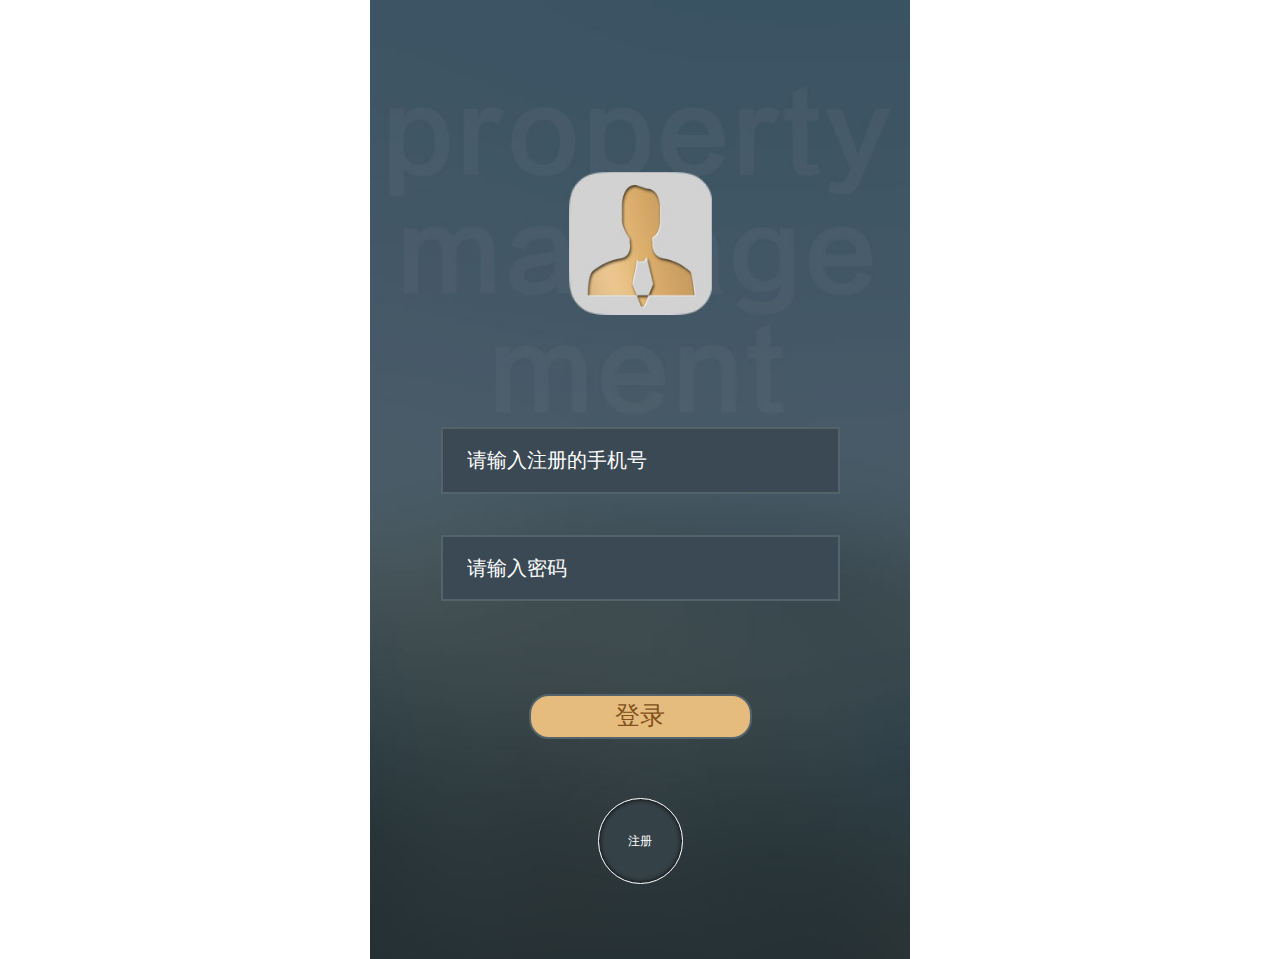
<file: index.html>
<!DOCTYPE html>
<html>
	<head>
		<meta charset="utf-8" />
		<title>登录页面</title>
		<link rel="stylesheet" type="text/css" href="css/reset.css"/>
		<link rel="stylesheet" type="text/css" href="css/index.css"/>
		<script src="js/flexible.js"></script>
	</head>
	<body>
		<div class="container">
			<div class="login-content">
				<input type="number" name="phoneNum" id="phoneNum" placeholder="请输入注册的手机号" />
				<input type="password" name="password" id="password" placeholder="请输入密码" />
				<input type="submit" id="submitbtn" name="submit" value="登录"/>
				<a href="register.html" >注册</a>
			</div>
		</div>
		
		<script>
			
		</script>
	</body>
</html>
</file>
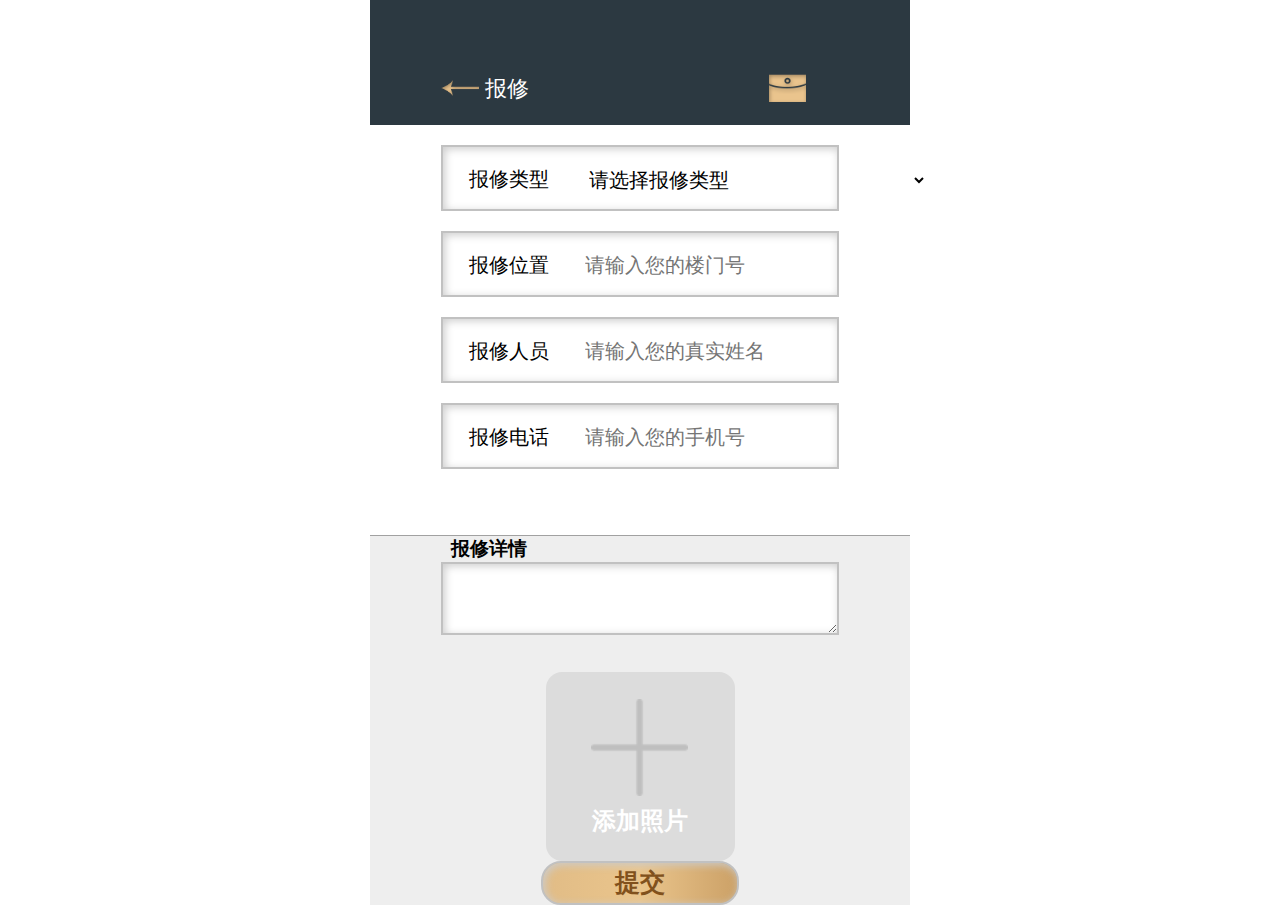
<file: baoxiu.html>
<!DOCTYPE html>
<html>
	<head>
		<meta charset="utf-8" />
		<title>报修</title>
		<link rel="stylesheet" type="text/css" href="css/reset.css"/>
		<link rel="stylesheet" type="text/css" href="css/baoxiu.css"/>
		<script src="js/flexible.js"></script>
	</head>
	<body>
		<header>
			<div class="title">
			    <a href="main.html"><img src="img/back.png"/></a>
			    <span>报修</span>
			    <img id="message" src="img/message.png"/>				
			</div>
			
		</header>
		<section class="info">
			<div class="selectb">
				<span>
				报修类型
			    </span>
				<select name="请选择报修类型">
				<option value="请输入小区地址">请选择报修类型</option>
				<option value="请输入小区地址">请选择报修类型</option>
				<option value="请输入小区地址">请选择报修类型</option>
			</select>
			</div>
			<div class="inputb">
			    <span>
				报修位置
			    </span>
			<input type="text" name="phnenum" placeholder="请输入您的楼门号"/>				
			</div>
			<div class="inputb">
				<span>
				报修人员
			    </span>
			<input type="text" name="Code" placeholder="请输入您的真实姓名"/>				
			</div>
			<div class="inputb">
				<span>
				报修电话
			    </span>
			<input type="text" name="username" placeholder="请输入您的手机号"/>				
			</div>
			
		</section>
		
	    <section class="detail">
	         <span>
	         	报修详情
	         </span>
	       <textarea name="" rows="3" class="detailt">
	       	
	       </textarea>
	       
            <div class="div1">
                 <input type="file" class="div1">
                 <div class="div2">添加照片</div>
            </div>	    	
            <input type="button" name="register" id="register-btn" value="提交" />
		</section>

	</body>
</html>
</file>
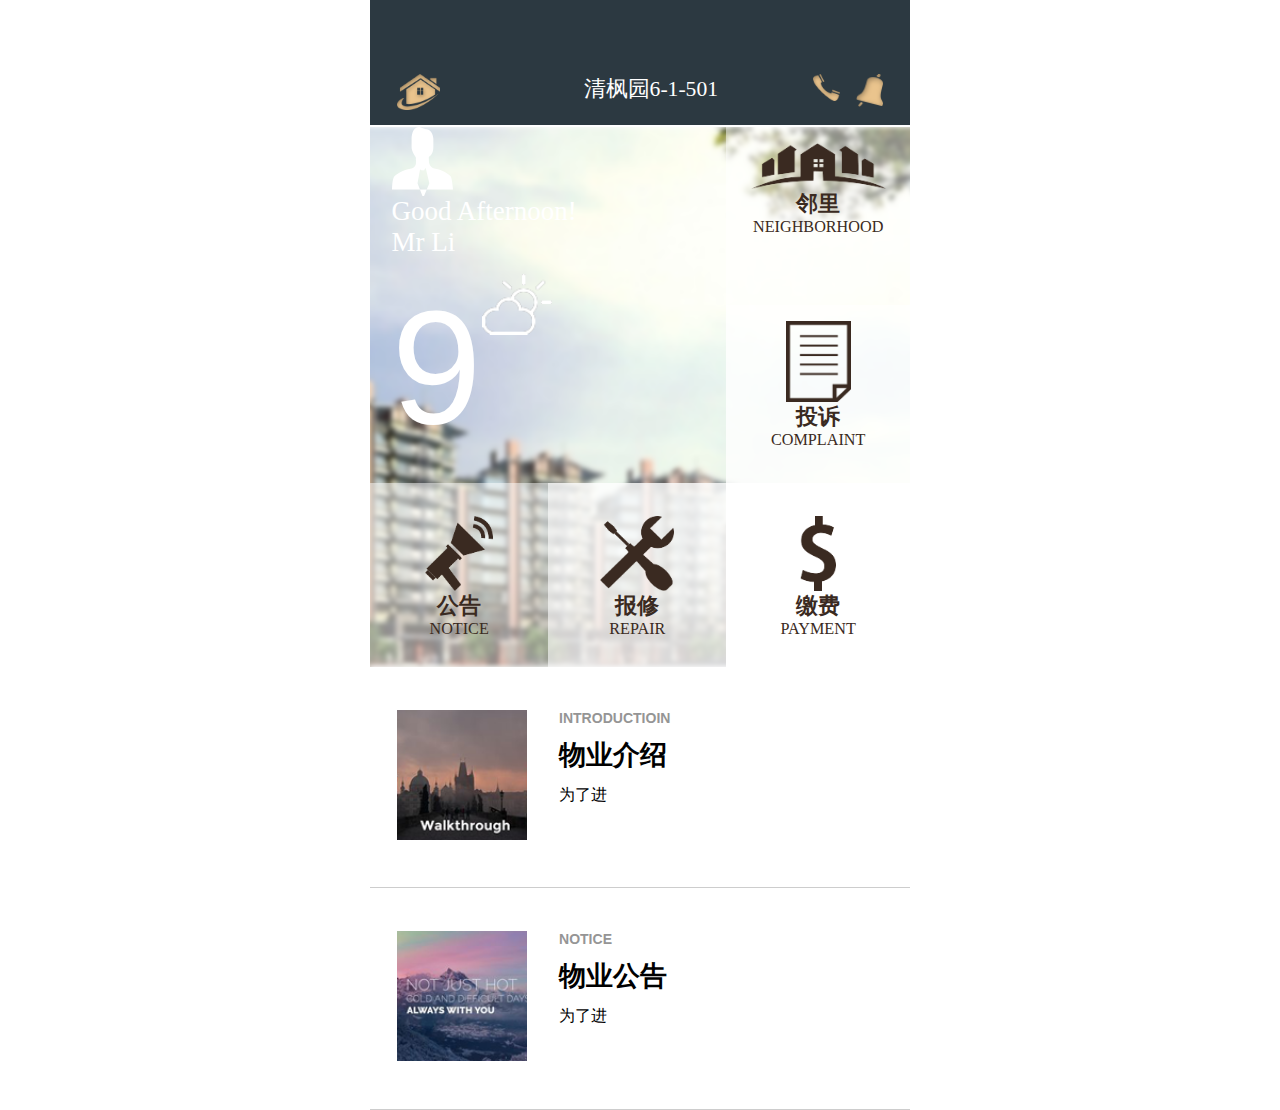
<file: main.html>
<!DOCTYPE html>
<html>
	<head>
		<meta charset="utf-8" />
		<title>首页</title>
		<link rel="stylesheet" type="text/css" href="css/reset.css"/>
		<link rel="stylesheet" type="text/css" href="css/main.css"/>
		
		<script src="js/jquery-1.11.0.min.js"></script>
		<script src="js/flexible.js"></script>
		<script src="js/main.js"></script>

	</head>
	<body>
		<header>
			<div class="title">
			    <img src="img/home_log.png"/>
			    <span>清枫园6-1-501</span>
			    <img id="bell" src="img/bell.png"/>				
			    <img id="phon_log" src="img/pho_log.png"/>	
			</div>
			
		</header>
		<section class="manner">
		    <div class="top">
		    	<div class="left">
		    		<a href="mine.html"><img src="img/user.png"/></a>
		    	    <p id="time">Good Afternoon</p>
		    	    <p id="name">Mr</p>
		    	    
		    	    <div>
		    	    <span id="tem">9</span>
		    	    <img id="wea_icon" src="img/cloud_icon.png"/>
		    	    </div>
		    	</div>
		    	<div id="ll">
		    		<img style="width:2.5rem" src="img/ll_icon.png"/>
		    		<span>邻里</span>
		    		<p>NEIGHBORHOOD</p>
		    		
		    	</div>
		    	
		    	<div id="ts">
		    		<img style="width:1.2rem" src="img/ts_icon.png"/>		    		
		    		<span>投诉</span>
		    		<p>COMPLAINT</p>	    		
		    	</div>
		    </div>
		    <div class="bottom">
		    	<div id="jf">
		    		<img  src="img/jf_icon.png"/>		    		
		    		<span>缴费</span>
		    		<p>PAYMENT</p>	    		
		    	</div>
		    	<div id="bx">
		    		<img  src="img/bx_icon.png"/>		    		
		    		<span>报修</span>
		    		<p>REPAIR</p>	    		
		    	</div>
		    	<div id="gg">
		    		<img src="img/gg_icon.png"/>		    		
		    		<span>公告</span>
		    		<p>NOTICE</p>		    		
		    	</div>
		    </div>
		</section>
		<section class="info">
			<ul>
				<li>
			    <div class="item">				
			    <img src="img/intro_pic.png"/>
			    <div style="margin-left:3rem;" class="info_r">
			    	<h3>INTRODUCTIOIN</h3>
			        <p>物业介绍</p>
			        <div class="detail">
				              为了进
			        </div>
			    </div>
			    
			    </div>
				</li>
				<li>
                <div class="item">				
			    <img src="img/notice_pic.png"/>
			    <div style="margin-left:3rem;" class="info_r">
			    	<h3>NOTICE</h3>
			        <p>物业公告</p>
			        <div class="detail">
				              为了进
			        </div>
			    </div>
			    
			    </div>					
				</li>
			</ul>
			
		</section>
	</body>
</html>
</file>
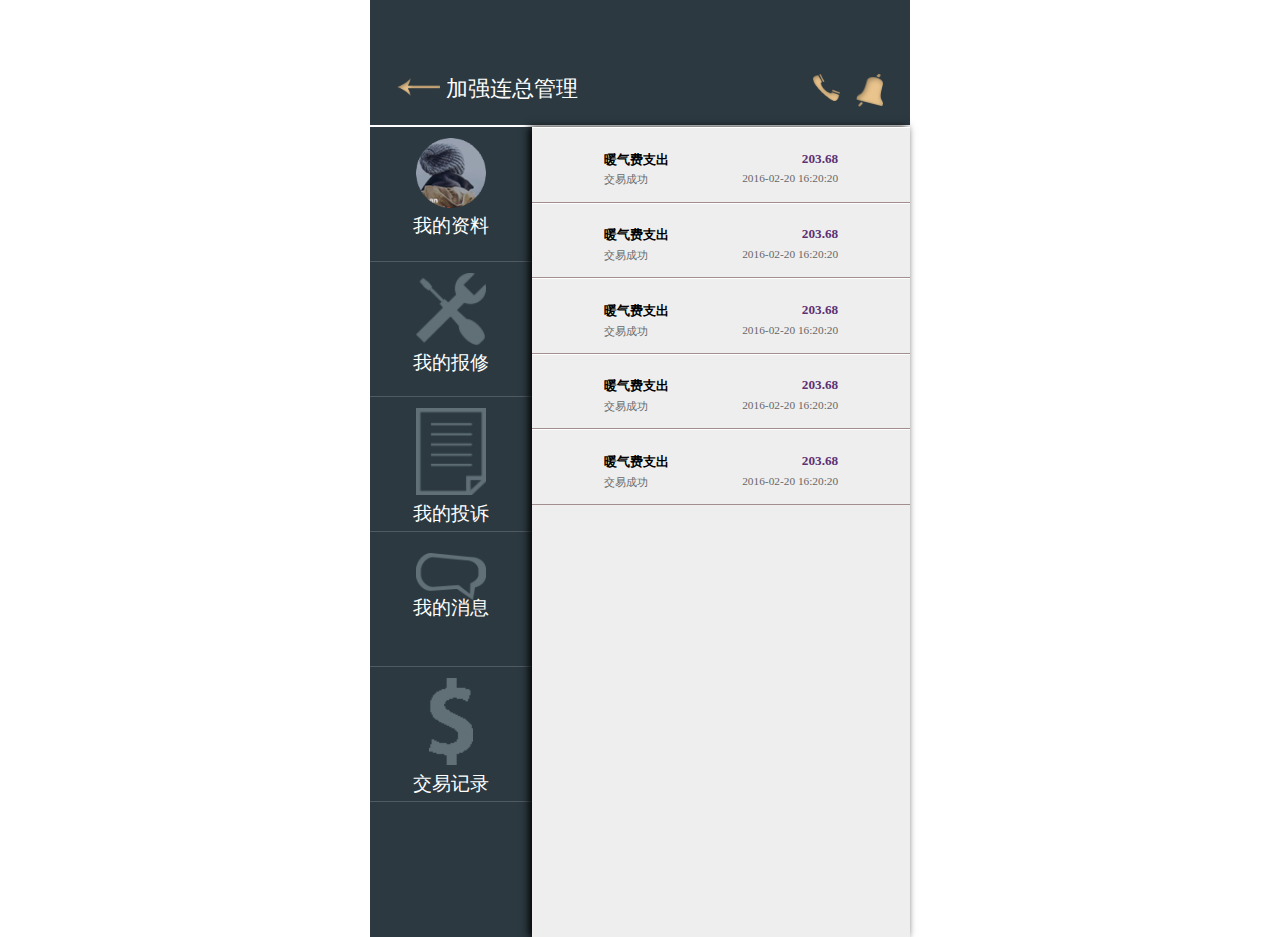
<file: mine.html>
<!DOCTYPE html>
<html>
	<head>
		<meta charset="utf-8" />
		<title>我的</title>
		<link rel="stylesheet" type="text/css" href="css/reset.css"/>
		<link rel="stylesheet" type="text/css" href="css/mine.css"/>
		
		<script src="js/jquery-1.11.0.min.js"></script>
		<script src="js/flexible.js"></script>
		<script src="js/mine.js"></script>

	</head>
	<body>
		<header>
			<div class="title">
			    <a href="main.html">
			    	<img src="img/back.png"/>
			    </a>
			    <span>加强连总管理</span>
			    <img id="bell" src="img/bell.png"/>				
			    <img id="phon_log" src="img/pho_log.png"/>	

			</div>
			
		</header>
		<section class="main">
			<ul class="left">
				<li>
					<div>
					<img src="img/per.png"/>
					<span>我的资料</span>
				    </div>
				</li>
				<li>
					<div>
					<img src="img/baoxiu.png"/>
					<span>我的报修</span>
				    </div>
				</li>
				<li>
					<div>
					<img src="img/ts.png"/>
					<span>我的投诉</span>
				    </div>
				</li>
				<li>
					<div>
					<img style="position:relative;top:0.4rem;margin-bottom: 0.3rem;"src="img/message_b.png"/>
					<span>我的消息</span>
				    </div>
				</li>
				<li>
					<div>
					<img style="width:0.8rem" src="img/trade.png"/>
					<span>交易记录</span>
				    </div>
				</li>
			</ul>
	    <iframe src="trade.html" class="right">
	    	
	    </iframe>
			
		</section>
	</body>
</html>
</file>
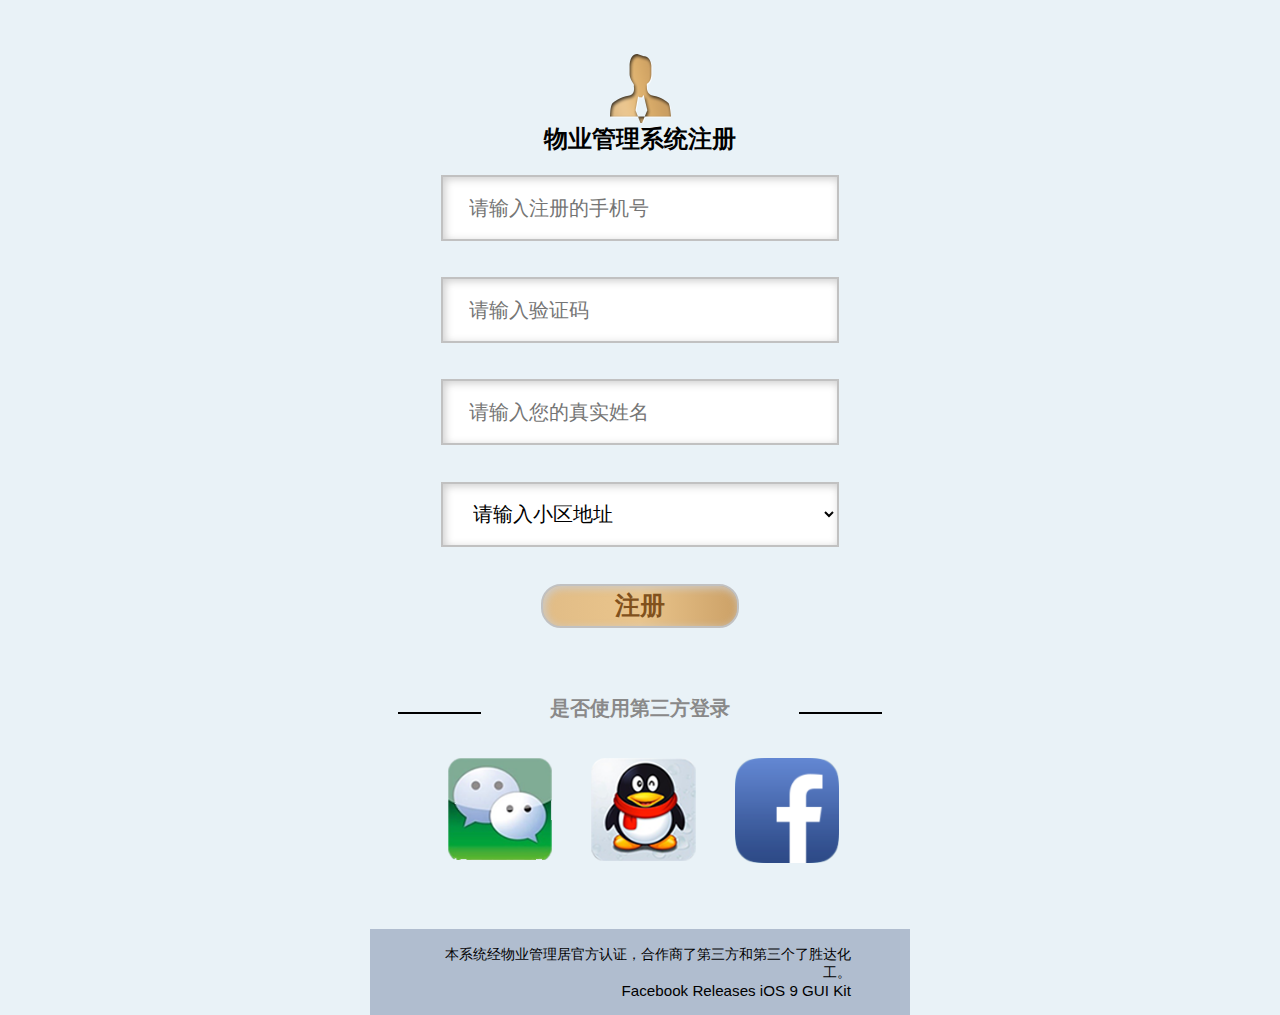
<file: register.html>
<!DOCTYPE html>
<html>
	<head>
		<meta charset="UTF-8">
		<title>注册</title>
		<link rel="stylesheet" type="text/css" href="css/reset.css"/>
		<link rel="stylesheet" type="text/css" href="css/register.css"/>
		<script src="js/flexible.js"></script>
	</head>
	<body>
		<header>
			<img src="img/register-icon.png"/>
			<h1>物业管理系统注册</h1>
		</header>
		<section class="info">
			<input type="number" name="phnenum" placeholder="请输入注册的手机号"/>
			<input type="text" name="Code" placeholder="请输入验证码"/>
			<input type="text" name="username" placeholder="请输入您的真实姓名"/>
			<select name="请输入小区地址">
				<option value="请输入小区地址">请输入小区地址</option>
				<option value="请输入小区地址">请输入小区地址</option>
				<option value="请输入小区地址">请输入小区地址</option>
			</select>
			<input type="button" name="register" id="register-btn" value="注册" />
		</section>
		<section class="tool">
			<h2>是否使用第三方登录</h2>
			<ul class="clearfix">
				<li>
					<img src="img/weicon.png"/>
				</li>
				<li>
					<img src="img/QQ.png"/>
				</li>
				<li>
					<img src="img/facebook.png"/>
				</li>
			</ul>
		</section>
		<footer>
			<p>本系统经物业管理居官方认证，合作商了第三方和第三个了胜达化工。</p>
			<p>Facebook Releases iOS 9 GUI Kit</p>
		</footer>
	</body>
</html>
</file>
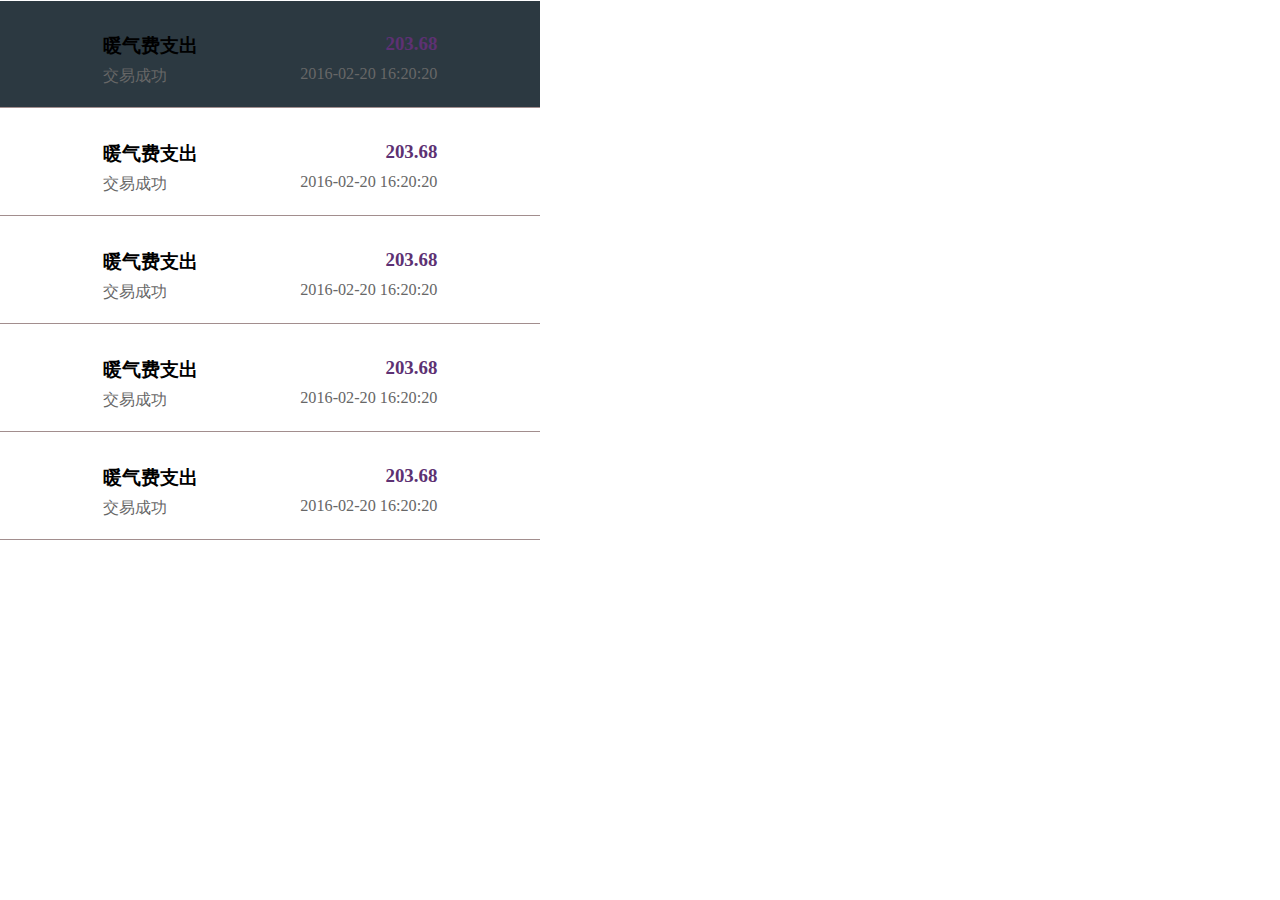
<file: trade.html>
<!DOCTYPE html>
<html>
	<head>
		<meta charset="UTF-8">
		<title></title>
	</head>
	<link rel="stylesheet" type="text/css" href="css/trade.css"/>
	<link rel="stylesheet" type="text/css" href="css/reset.css"/>
	
	<script src="js/flexible.js"></script>
	
	<body>
		<ul>
				<li>
					<div class="item">
					
					<div class="title">
					    <span>暖气费支出</span><span>203.68</span>
					</div>
					<div class="status">
					    <span >交易成功</span><span>2016-02-20 16:20:20</span>		
					</div>
					</div>
				</li>
				<li>
					<div class="item">
					<div class="title">
					    <span>暖气费支出</span><span>203.68</span>
					</div>
					<div class="status">
					    <span >交易成功</span><span>2016-02-20 16:20:20</span>		
					</div>
					</div>
				</li>
				<li>
					<div class="item">
					
					<div class="title">
					    <span>暖气费支出</span><span>203.68</span>
					</div>
					<div class="status">
					    <span >交易成功</span><span>2016-02-20 16:20:20</span>		
					</div>
					</div>
				</li>
				<li>
					<div class="item">
					
					<div class="title">
					    <span>暖气费支出</span><span>203.68</span>
					</div>
					<div class="status">
					    <span >交易成功</span><span>2016-02-20 16:20:20</span>		
					</div>
					</div>
				</li>
				<li>
					<div class="item">
					
					<div class="title">
					    <span>暖气费支出</span><span>203.68</span>
					</div>
					<div class="status">
					    <span >交易成功</span><span>2016-02-20 16:20:20</span>		
					</div>
					</div>
				</li>
			</ul>
	</body>
</html>
</file>
<file: css/index.css>
input[placeholder]::-webkit-input-placeholder {
  /* WebKit browsers */
  color: #fff;
}
input[placeholder]::-moz-placeholder {
  /* Mozilla Firefox 4 to 18 */
  color: #fff;
}
input[placeholder]::-moz-placeholder {
  /* Mozilla Firefox 19+ */
  color: #fff;
}
input[placeholder]::-ms-input-placeholder {
  /*Internet Explorer 10+ */
  color: #fff;
}
html,
body {
  width: 100%;
  height: 100%;
}
.container {
  width: 10rem;
  margin: 0 auto;
  height: 17.75rem;
  background: url(../img/login-bg.jpg) no-repeat 0 0;
  background-size: 100% 100%;
  position: relative;
}
.container input {
  width: 7.390625rem;
  height: 1.234375rem;
  background: #3b4954;
  border: 2px solid #54636a;
  font-size: 0.375rem;
  position: absolute;
  left: 1.3125rem;
  padding-left: 0.4375rem;
  color: #fff;
}
.container input[name="phoneNum"] {
  top: 44.6%;
}
.container input[name="password"] {
  top: 55.8%;
}
.container input[name="submit"] {
  top: 72.4%;
  width: 4.140625rem;
  height: 0.828125rem;
  border-radius: 20px;
  background: #e6bb7e;
  text-align: center;
  color: #81511c;
  font-size: 0.46875rem;
  padding-left: 0;
  left: 2.9375rem;
}
.container a {
  width: 1.578125rem;
  height: 1.578125rem;
  position: absolute;
  border-radius: 50%;
  color: #fff;
  text-align: center;
  background: #344147;
  line-height: 1.578125rem;
  top: 83.3%;
  left: 4.21875rem;
  border: 1px solid #fff;
  box-shadow: inset 0 0 5px #000;
}
</file>
<file: css/baoxiu.css>
html,
body {
  width: 100%;
  height: 100%;
  position: relative;
}

/*header头部的各元素的对齐方式*/
header {
  width: 10rem;
  margin: 0 auto;
  text-align: left;
  padding-top: 1rem;
  padding-bottom: 0.3rem;
  background-color: rgb(44,57,65);
}

header > .title{
  width: 7.359375rem;
  margin: 0.375rem auto 0.1rem auto;
  padding-right:0.6rem;              
}

header span{
	color: white;
	margin-left:0.05rem;
	
	font-size: 0.4rem;
	font-family: "微软雅黑";

}
.title img{
  width: 0.7rem;
  display: inline;        
}

.title > #message{
	float:right;
}
/*end*/

.info {
  width: 7.359375rem;
  margin: 0.375rem auto 1.234375rem auto;
}

.info .inputb,
.info .selectb {
  width: 7.359375rem;
  height: 1.21875rem;
  display: block;
  box-shadow: inset 2px 2px 8px #ccc;
  font-size: 0.375rem;
  padding-left: 0.46875rem;
  margin-bottom: 0.371875rem;
  border: 2px solid #c1c1c1;
  background: #fff;
}
.info .inputb span,
.info .selectb span{
	display: inline;
	margin-right: 0.2rem;
	line-height: 1.2rem;
}
.inputb input,
.selectb select{
  width: 6.8rem;
  height: 1.21875rem;
  position: absolute;
  float: right;
  font-size: 0.375rem;
  padding-left: 0.46875rem;
}

.detail{
  width: 10rem;
	margin: 0.375rem auto 1.234375rem auto;
	
	border-width: 1px;
	border-top-color: rgb(161,161,161);
	border-top-style: solid;
	background-color: rgb(238,238,238);
}

.detail input {
  width: 7.359375rem;
  height: 1.21875rem;
  margin:0.1rem auto;
  
  display: block;
  box-shadow: inset 2px 2px 8px #ccc;
  font-size: 0.375rem;
  padding-left: 0.46875rem;
  margin-bottom: 0.671875rem;
  border: 2px solid #c1c1c1;
  background: #fff;
}

.detail input[name="register"] {
  width: 3.671875rem;
  height: 0.828125rem;
  
  border-radius: 20px;
  padding-left: 0;
  background: -webkit-linear-gradient(left, #e1bc86, #eac58c, #cca167);
  /* Safari 5.1 - 6.0 */
  font-size: 0.46875rem;
  font-weight: 700;
  color: #81511c;
  margin: 0 auto;
}

.detail > span{
  margin:0.05rem 0 0.05rem 1.5rem;	
	font-size: 0.35rem;
	font-weight: bold;
	font-family: "微软雅黑";
}

.detail > textarea{
  padding-left: 0.46875rem;
  margin: 0 auto;
	
	width: 7.359375rem;
  display: block;
  box-shadow: inset 2px 2px 8px #ccc;
  font-size: 0.375rem;
  margin-bottom: 0.671875rem;
  border: 2px solid #c1c1c1;
  background: #fff;
 }
  
.detail > .div1{
  width: 3.5rem;
  height: 3.5rem;	
  margin: 0 auto;
  text-align: center;
  padding-top: 0.0008rem;
  border-radius: 0.3rem;
  background:rgb(220,220,220);
  overflow: hidden;
  
  background-image: url(../img/add.png);
  background-repeat:no-repeat;
  background-position: 0.85rem 0.5rem;
  background-size:1.8rem;
 }


.div1 > input{
	display: block;
  width: 3.5rem;
  height: 1.7rem;	
  text-align: center;
  padding-top: 0.0008rem;
  border-radius: 0.3rem;
  background:rgb(220,220,220);
  overflow: hidden;
  
  opacity: 0;
 }

.file{
	
}
.div2{
	
  font-size:0.45rem;
  font-weight:800;
  margin-bottom: 0.15rem;
  color: white;
}

.inputstyle{
    width: 3.3rem;
    height: 3.3rem;
    cursor: pointer;
    font-size: 30px;
    outline: medium none;
    position: absolute;
    filter:alpha(opacity=0);
    -moz-opacity:0;
    opacity:0; 
    left:0px;
    top: 0px;
}



.detail input[name="register"] {
  width: 3.671875rem;
  height: 0.828125rem;
  border-radius: 20px;
  padding-left: 0;
  background: -webkit-linear-gradient(left, #e1bc86, #eac58c, #cca167);
  /* Safari 5.1 - 6.0 */
  font-size: 0.46875rem;
  font-weight: 700;
  color: #81511c;
  margin: 0 auto;
}
</file>
<file: css/main.css>
html,
body {
  width: 100%;
  height: 100%;
  position: relative;
}

/*header头部的各元素的对齐方式*/
header {
  width: 10rem;
  margin: 0 auto;

  text-align: center;
  padding-top: 1rem;
  padding-bottom: 0.3rem;
  background-color: rgb(44,57,65);
  
  border-bottom:solid 2px #fff;
}

header > .title{
  width: 9rem;
  margin: 0.375rem auto 0.1rem auto;
}

header span{
	color: white;
	margin-left:1.2rem;
	font-size: 0.4rem;
	font-family: "微软雅黑";
}
.title img:first-child{
  float:left;
}
.title img{
  width: 0.8rem;	
	display: inline;        
}

.title > #bell, #phon_log{
	float:right;
  padding-left: 0.3rem;
}
/*end*/
.manner{
	width:10rem;
	height:10rem;
	margin:0 auto;
	
	background-image: url(../img/m_back.png);
	background-size: 10rem 10rem;
	}
.manner .top{
	width: 10rem;
	height: 6.6rem;
}
.manner .top .left{
	width:6.6rem;
	height:6.6rem;
	text-align: left;
	padding-left:0.4rem;
	
}

.left > img:first-child{
	width: 1rem;
	position: relative;
	display: inline;
}
.left > #time{
	color: #fff;
}

.manner .top div{
	width:3.4rem;
	height:3.3rem;
	text-align: center;
	float: left;
	
	-webkit-transition-duration: 0.4s;           /* 动画的过渡效果的速度设置，兼容Safari */
  transition-duration: 0.4s;
}

.manner .top >#ll:hover,
.manner .top >#ts:hover,
.manner .bottom >#gg:hover,
.manner .bottom >#bx:hover,
.manner .bottom >#jf:hover
{
	  cursor: pointer;
    background-color:rgba(44,57,65,0.6);         /* 过渡效果的背景颜色 设置*/
    color: white;
}


.manner .top div >img{
	margin: 0.3rem auto 0 auto;
}

.manner .top > div >span{
	font-size:0.4rem;
	font-family: "微软雅黑";
	font-weight: bold;
	color: rgb(58,42,33);
}
.manner .top > div >p{
	font-size:0.3rem;
	font-family: "微软雅黑";
	color: rgb(58,42,33);
}

.left > #time, #name{
	font-size:0.5rem;
	font-family: "微软雅黑";
	font-weight:initial;
	color: white;
}

.left >div> #tem{
	font-size:3rem;
	font-family:arial;
	font-weight:2;
	margin:0.3rem 0 0 0;
	float:left;
	color: white;
}

.left >div> #wea_icon{
	width: 1.3rem;
	display: inline;
	float:left;
}
  
.manner .bottom >div{
	width:3.3rem;
	height:3.4rem;
	text-align: center;
  float:right;	
  
  cursor: pointer;

}
.manner .bottom > div >span{
	font-size:0.4rem;
	font-family: "微软雅黑";
	font-weight: bold;
	color: rgb(58,42,33);
}
.manner .bottom > div >p{
	font-size:0.3rem;
	font-family: "微软雅黑";
	color: rgb(58,42,33);
}
.manner .bottom div >img{
	margin: 0.6rem auto 0 auto;
	height:1.4rem;
}

.top #ll{
  background-color: rgba(255,255,255,0.5);
}
.top #ts{
  background-color: rgba(255,255,255,0.8);
}
.bottom #jf{
  width: 3.4rem;
  background-color: rgba(255,255,255,1);
}
.bottom #bx{
  background-color: rgba(255,255,255,0.8);
}
.bottom #gg{
  background-color: rgba(255,255,255,0.5);
}

.info{
	width:10rem;
	margin:0 auto;
}

.info li{
	width: 10rem;
	height: 3.3rem;
	border-bottom: solid 1px rgb(205,205,205);
}

.info .item{
	width:9rem;
	margin: 0.8rem auto 0.8rem auto;
}

.item > img{
	display:inline;
	float:left;
	width: 2.4rem;
}

.info_r >*{
	margin-bottom: 0.2rem;
}
.info_r > h3{
	color:rgb(149,149,149);
}
.info_r > p{
	font:0.5rem "微软雅黑";
	font-weight: bold;
	color:black;
}

.detail{
	font-size: 0.3rem;
}
</file>
<file: css/mine.css>
html,
body {
  width: 100%;
  height: 100%;
  position: relative;
}

/*header头部的各元素的对齐方式*/
header {
  width: 10rem;
  margin: 0 auto;

  text-align: left;
  padding-top: 1rem;
  padding-bottom: 0.3rem;
  background-color: rgb(44,57,65);
  
  border-bottom:solid 2px #fff;
}

header > .title{
  width: 9rem;
  margin: 0.375rem auto 0.1rem auto;
}

header span{
	color: white;
	margin-left:0.05rem;
	font-size: 0.4rem;
	font-family: "微软雅黑";
}

.title img{
  width: 0.8rem;	
	display: inline;        
}

.title > #bell, #phon_log{
	float:right;
  padding-left: 0.3rem;
}
/*end*/
.main{
	width:10rem;
	height:10rem;
	margin:0 auto;
	}

.left{
	width:3rem;
	height:15rem;
  display: inline-block;
  	
	background-color: rgb(44,57,65);
}

.left > ul{
		margin:0 0 0 0;

}
.left li >div{
	height:2.5rem;
  border-bottom: solid 1px rgb(80,90,97);
	text-align: center;
	margin:0 0 0 0;
  }


.left li > div >img{
	width: 1.3rem;
	margin: 0 auto 0.3rem auto;
	position:relative;
	top:0.2rem;
	
}

.left li > div > span{
	margin: 0 auto;
	font-size: 0.35rem;
	font-family: "微软雅黑";
	color: #fff;
}
/*右边的信息样式
*/
.right{
	width:7rem;
	height:15rem;
	position: absolute;
	z-index: 0;
	float: right;
	display: inline;
  
  border: 0;
  background-color: rgb(238,238,238);
  box-shadow: -3px 0px 8px #000;

}


/*
按钮的按下的样式
*/
.button{
	background-color: rgb(143,130,188);
}

.saturate {-webkit-filter: saturate(7); filter: saturate(7);}
</file>
<file: css/register.css>
html,
body {
  width: 100%;
  height: 100%;
  background: #e9f2f7;
  position: relative;
}
header {
  width: 10rem;
  margin: 0 auto;
  text-align: center;
  padding-top: 1rem;
}
header img {
  margin: 0 auto;
}
.info {
  width: 7.359375rem;
  margin: 0.375rem auto 1.234375rem auto;
}
.info input,
.info select {
  width: 7.359375rem;
  height: 1.21875rem;
  display: block;
  box-shadow: inset 2px 2px 8px #ccc;
  font-size: 0.375rem;
  padding-left: 0.46875rem;
  margin-bottom: 0.671875rem;
  border: 2px solid #c1c1c1;
  background: #fff;
}
.info input[name="register"] {
  width: 3.671875rem;
  height: 0.828125rem;
  border-radius: 20px;
  padding-left: 0;
  background: -webkit-linear-gradient(left, #e1bc86, #eac58c, #cca167);
  /* Safari 5.1 - 6.0 */
  font-size: 0.46875rem;
  font-weight: 700;
  color: #81511c;
  margin: 0 auto;
}
.tool {
  width: 10rem;
  margin: 0 auto;
}
.tool h2 {
  color: #898989;
  font-size: 0.375rem;
  text-align: center;
  position: relative;
}
.tool h2:before {
  content: "";
  border: 1px solid #000000;
  width: 1.5rem;
  position: absolute;
  top: 0.3125rem;
  left: 0.515625rem;
}
.tool h2:after {
  content: "";
  border: 1px solid #000000;
  width: 1.5rem;
  position: absolute;
  top: 0.3125rem;
  right: 0.515625rem;
}
.tool ul {
  margin: 0.671875rem 0.71875rem 1.25rem 0.71875rem;
}
.tool li {
  float: left;
  width: 1.9375rem;
  height: 1.90625rem;
  margin-left: 0.71875rem;
}
.tool li img {
  width: 100%;
}
footer {
  width: 10rem;
  margin: 0 auto;
  padding: 0.3125rem 1.09375rem;
  background: #b0bdcf;
  text-align: right;
  font-size: 0.25rem;
}
footer p:nth-child(2) {
  font-size: 0.28125rem;
}
</file>
<file: css/trade.css>
html,
body {
  width: 100%;
  height: 100%;
  position: relative;
}


.item{
	width: 10rem;
    height: 2rem;
	border-top: solid 1px white;		
	border-bottom: solid 1px rgb(162,142,142);
}

.item:hover{
	background-color: rgb(44,57,65);
}

.title {
  width:6.2rem;
  margin: 0.6rem auto 0.1rem auto;
  font-size: 0.35rem;
	font-family: "微软雅黑";
	font-weight: bold;
}

.title > span:last-child{
	float: right;
	color:rgb(93,49,115);
}

.status {
  width:6.2rem;
  margin: 0 auto 0.1rem auto;
 
	font-size: 0.3rem;
	font-family: "微软雅黑";
  color: rgb(103,103,103);
}

.status >span:last-child{
	float:right;
}
</file>
